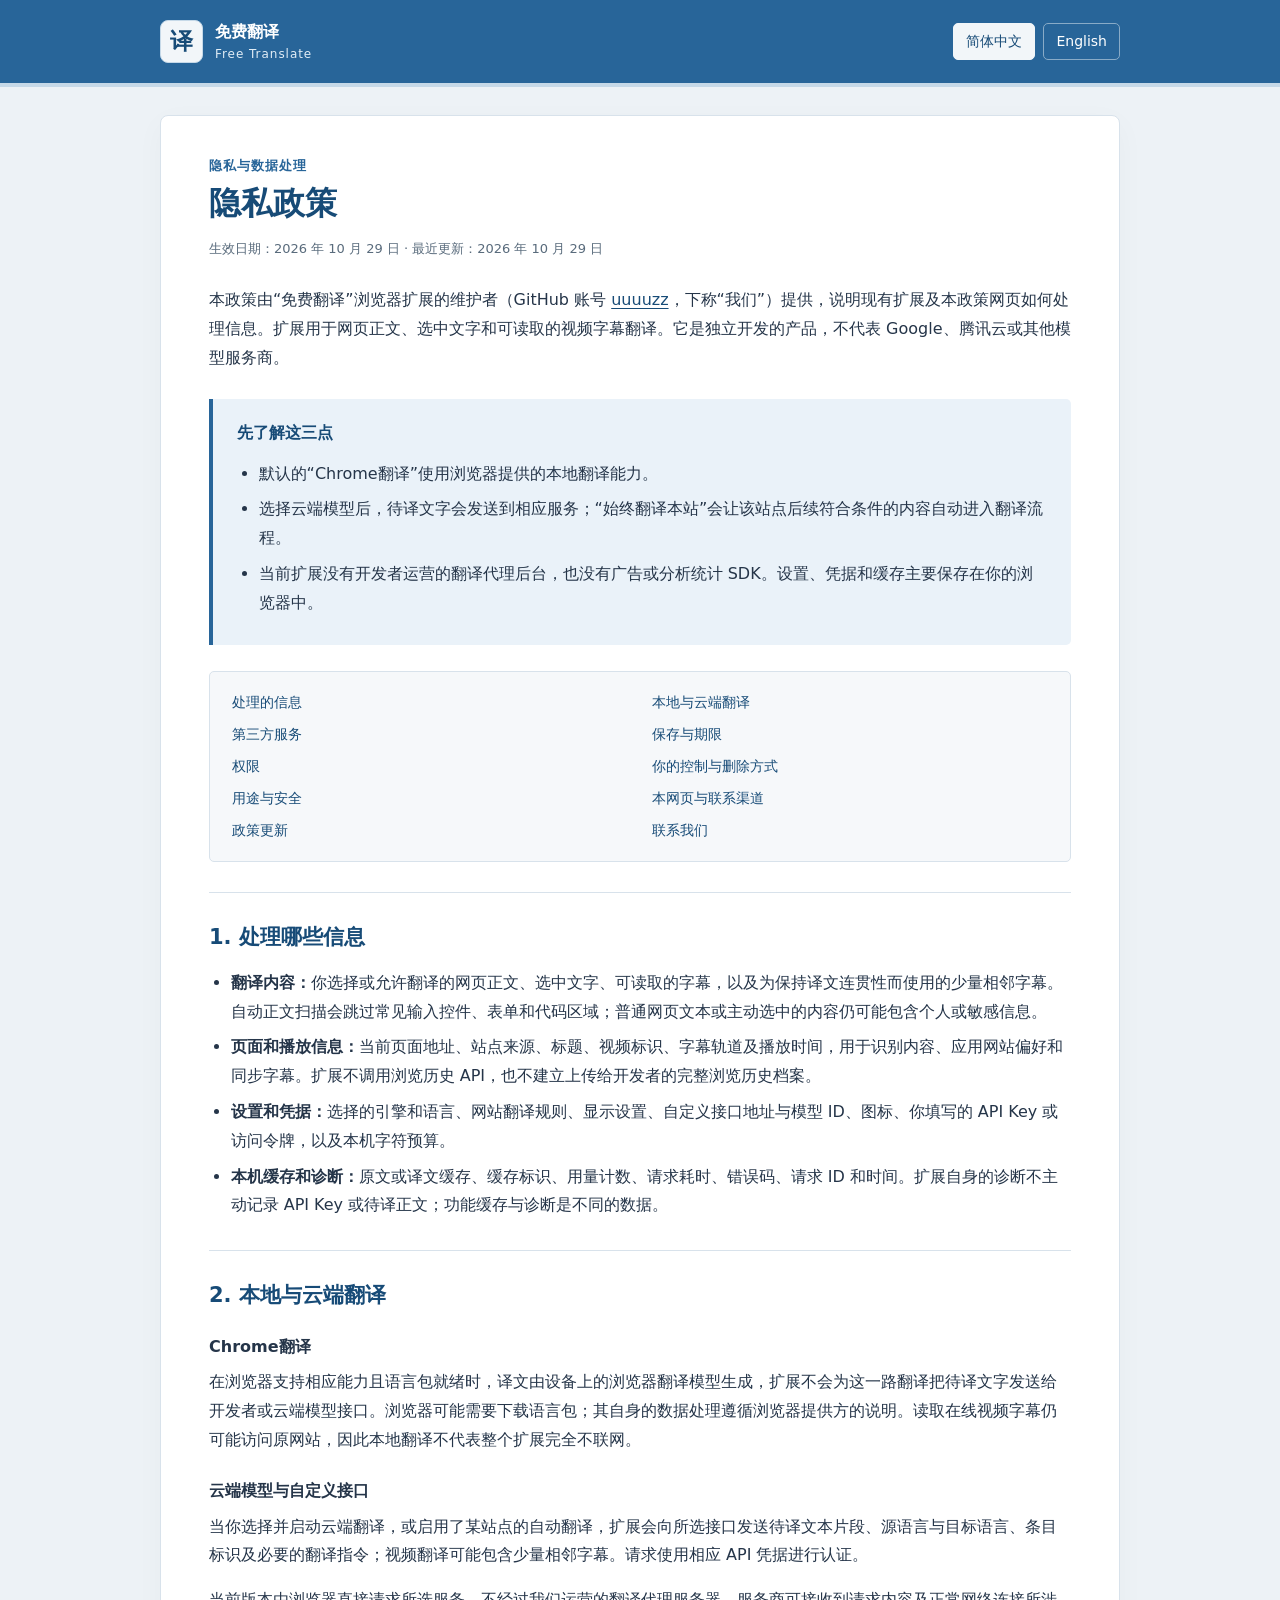
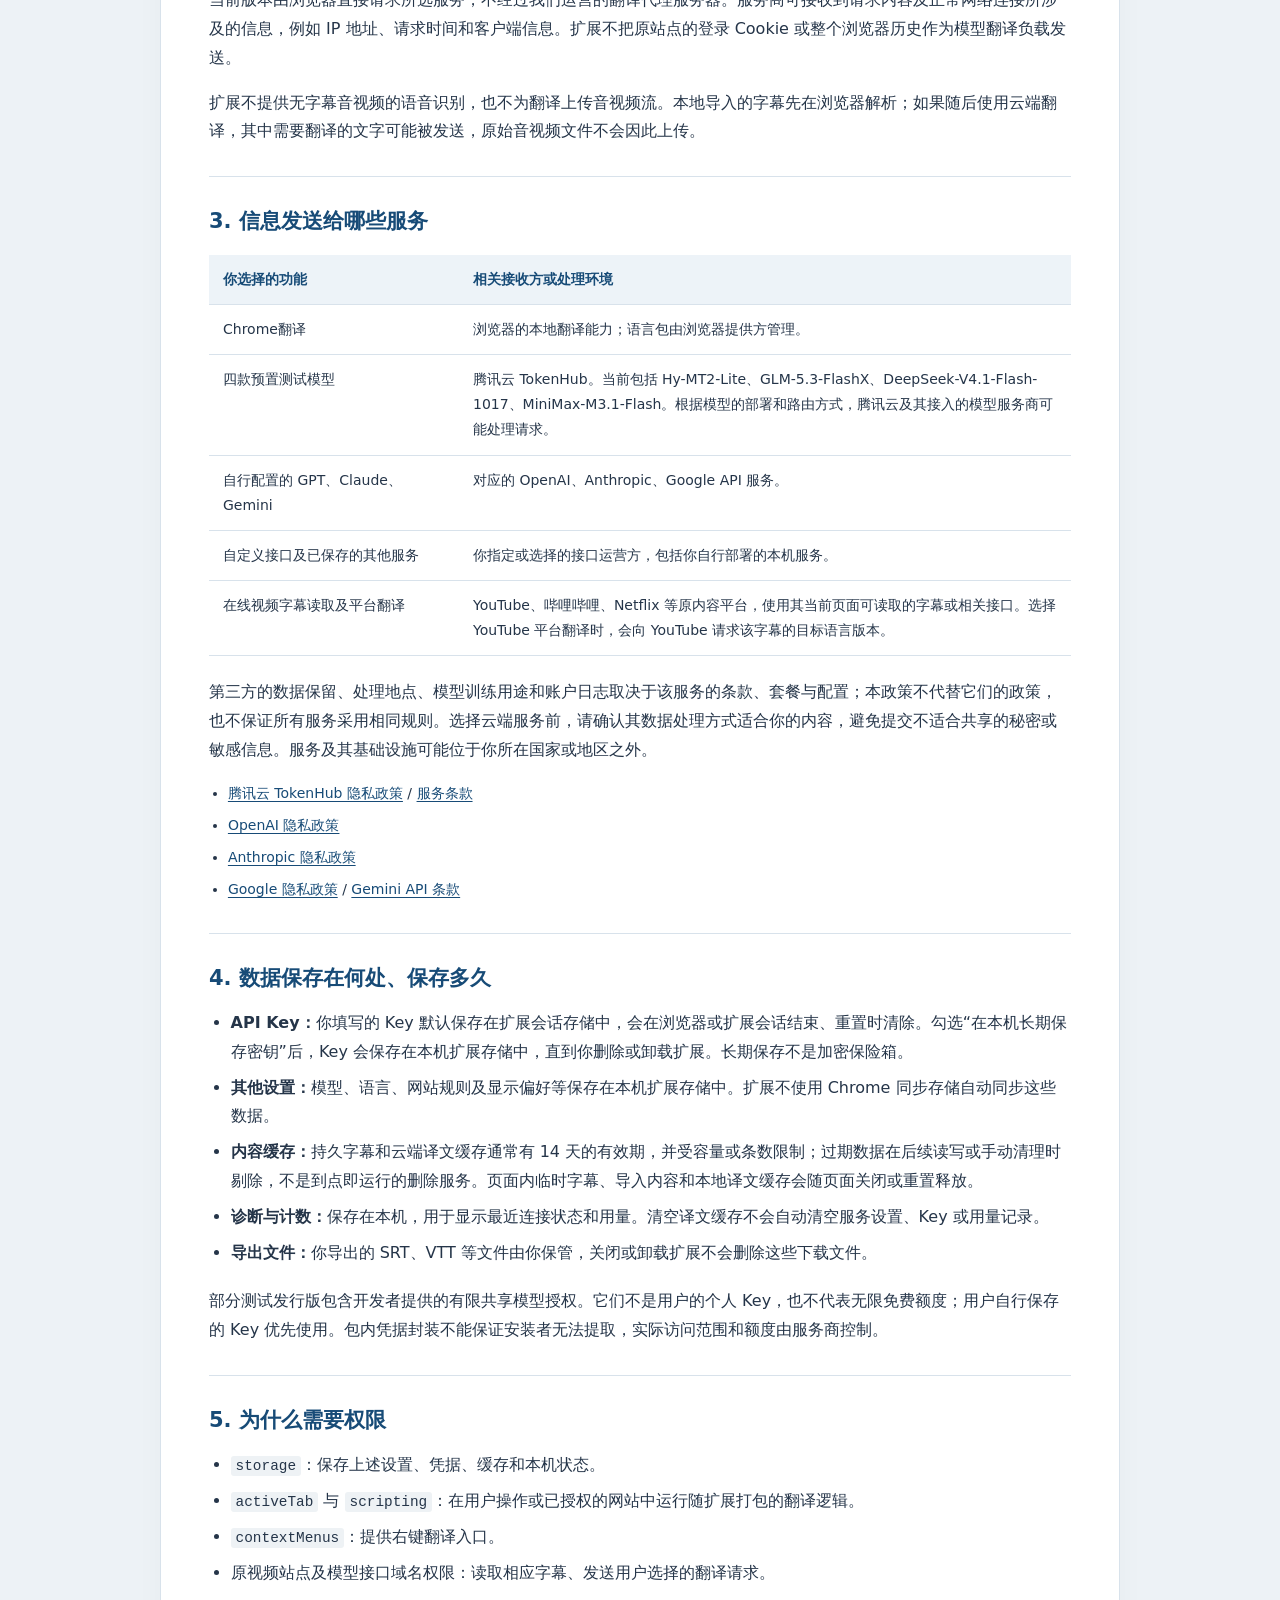
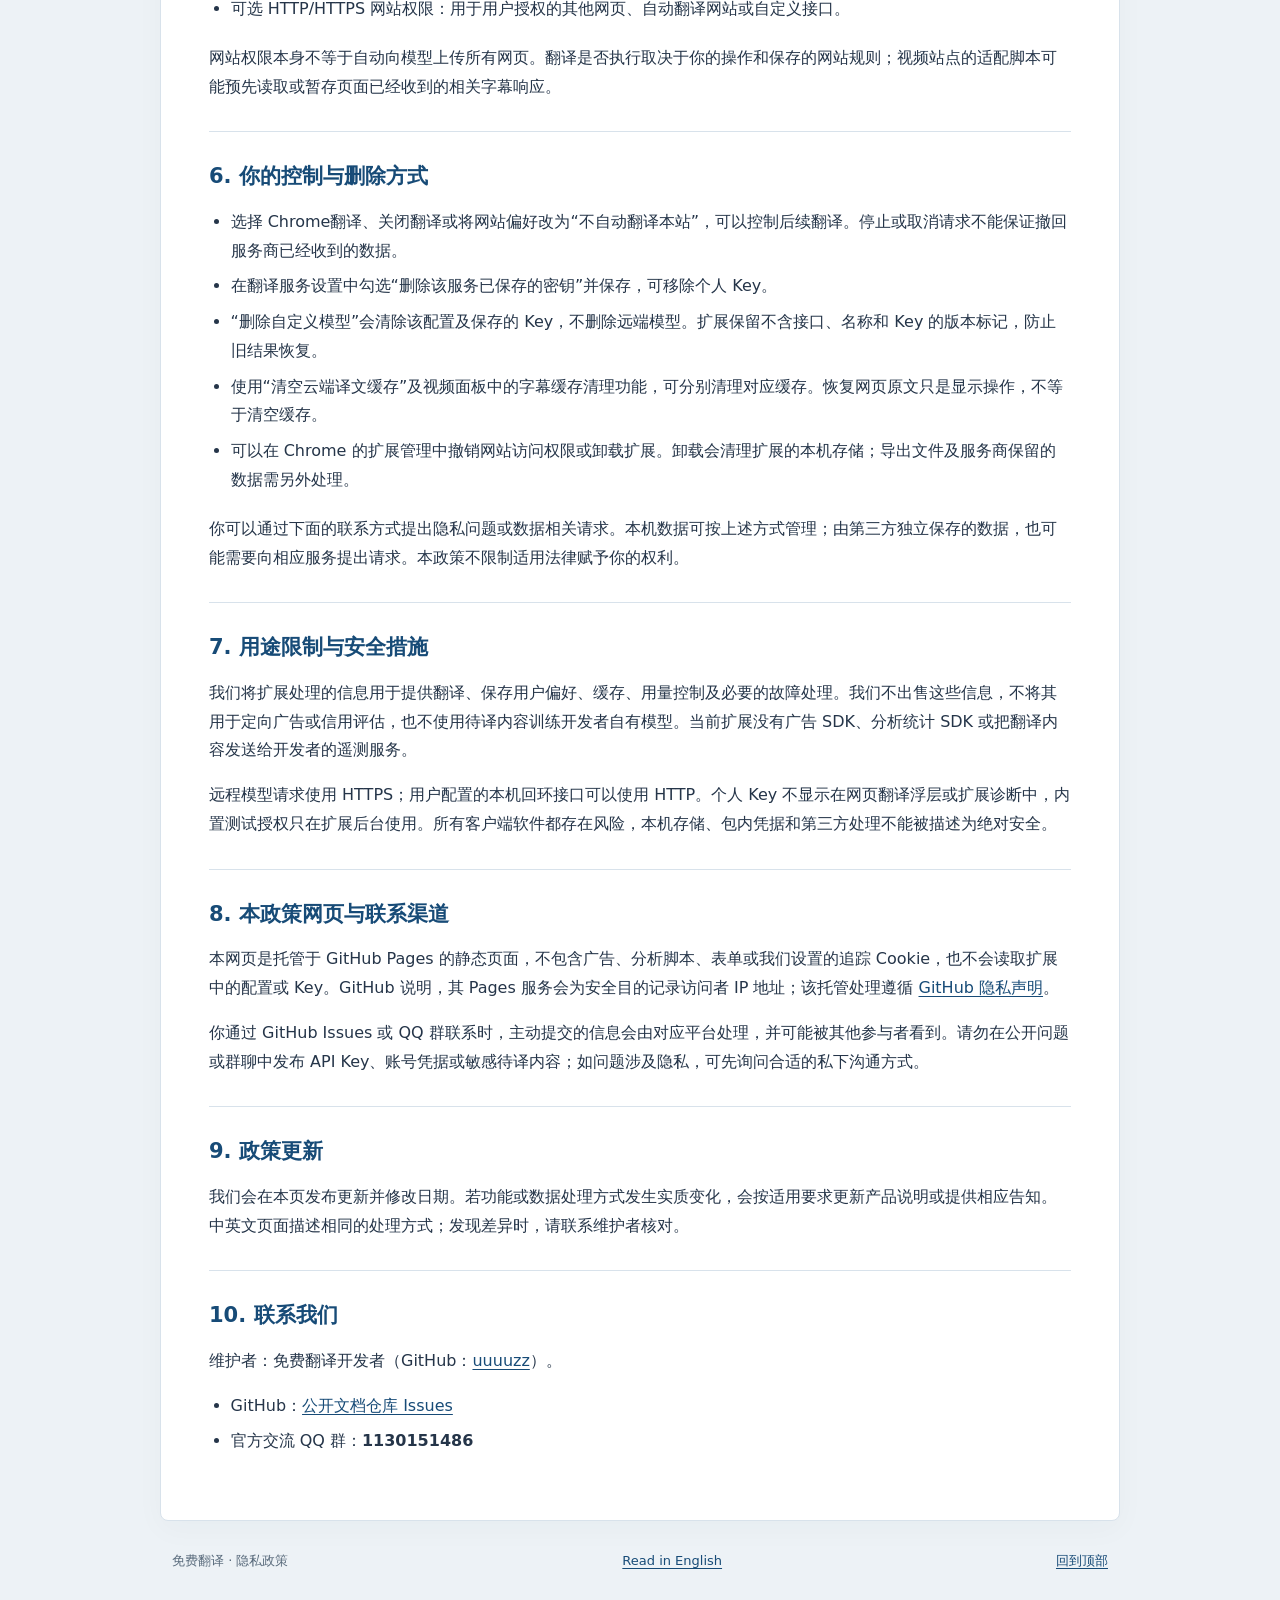
<file: index.html>
<!doctype html>
<html lang="zh-CN">
<head>
  <meta charset="utf-8">
  <meta name="viewport" content="width=device-width,initial-scale=1">
  <meta name="description" content="免费翻译浏览器扩展隐私政策：本地与云端翻译、API Key、本机缓存、权限和数据删除方式。">
  <meta name="referrer" content="no-referrer">
  <title>隐私政策 · 免费翻译</title>
  <link rel="canonical" href="https://uuuuzz.github.io/free-translate-docs/">
  <link rel="alternate" hreflang="en" href="https://uuuuzz.github.io/free-translate-docs/en.html">
  <link rel="stylesheet" href="styles.css">
</head>
<body>
  <a class="skip" href="#main">跳到正文</a>
  <header class="masthead"><div class="header-inner"><a class="brand" href="./"><span class="brand-mark" aria-hidden="true">译</span><span>免费翻译<small>Free Translate</small></span></a><nav class="languages" aria-label="页面语言"><a href="./" lang="zh-CN" aria-current="page">简体中文</a><a href="en.html" lang="en">English</a></nav></div></header>
  <main id="main">
    <p class="eyebrow">隐私与数据处理</p>
    <h1>隐私政策</h1>
    <p class="dates">生效日期：<time datetime="2026-10-29">2026 年 10 月 29 日</time><span aria-hidden="true"> · </span>最近更新：2026 年 10 月 29 日</p>
    <p>本政策由“免费翻译”浏览器扩展的维护者（GitHub 账号 <a href="https://github.com/uuuuzz" rel="noopener noreferrer">uuuuzz</a>，下称“我们”）提供，说明现有扩展及本政策网页如何处理信息。扩展用于网页正文、选中文字和可读取的视频字幕翻译。它是独立开发的产品，不代表 Google、腾讯云或其他模型服务商。</p>
    <aside class="summary" aria-label="主要说明"><strong>先了解这三点</strong><ul><li>默认的“Chrome翻译”使用浏览器提供的本地翻译能力。</li><li>选择云端模型后，待译文字会发送到相应服务；“始终翻译本站”会让该站点后续符合条件的内容自动进入翻译流程。</li><li>当前扩展没有开发者运营的翻译代理后台，也没有广告或分析统计 SDK。设置、凭据和缓存主要保存在你的浏览器中。</li></ul></aside>
    <nav class="toc" aria-label="政策目录"><a href="#information">处理的信息</a><a href="#translation">本地与云端翻译</a><a href="#providers">第三方服务</a><a href="#storage">保存与期限</a><a href="#permissions">权限</a><a href="#controls">你的控制与删除方式</a><a href="#use">用途与安全</a><a href="#website">本网页与联系渠道</a><a href="#updates">政策更新</a><a href="#contact">联系我们</a></nav>

    <section id="information"><h2>1. 处理哪些信息</h2>
      <ul><li><strong>翻译内容：</strong>你选择或允许翻译的网页正文、选中文字、可读取的字幕，以及为保持译文连贯性而使用的少量相邻字幕。自动正文扫描会跳过常见输入控件、表单和代码区域；普通网页文本或主动选中的内容仍可能包含个人或敏感信息。</li>
      <li><strong>页面和播放信息：</strong>当前页面地址、站点来源、标题、视频标识、字幕轨道及播放时间，用于识别内容、应用网站偏好和同步字幕。扩展不调用浏览历史 API，也不建立上传给开发者的完整浏览历史档案。</li>
      <li><strong>设置和凭据：</strong>选择的引擎和语言、网站翻译规则、显示设置、自定义接口地址与模型 ID、图标、你填写的 API Key 或访问令牌，以及本机字符预算。</li>
      <li><strong>本机缓存和诊断：</strong>原文或译文缓存、缓存标识、用量计数、请求耗时、错误码、请求 ID 和时间。扩展自身的诊断不主动记录 API Key 或待译正文；功能缓存与诊断是不同的数据。</li></ul>
    </section>

    <section id="translation"><h2>2. 本地与云端翻译</h2>
      <h3>Chrome翻译</h3><p>在浏览器支持相应能力且语言包就绪时，译文由设备上的浏览器翻译模型生成，扩展不会为这一路翻译把待译文字发送给开发者或云端模型接口。浏览器可能需要下载语言包；其自身的数据处理遵循浏览器提供方的说明。读取在线视频字幕仍可能访问原网站，因此本地翻译不代表整个扩展完全不联网。</p>
      <h3>云端模型与自定义接口</h3><p>当你选择并启动云端翻译，或启用了某站点的自动翻译，扩展会向所选接口发送待译文本片段、源语言与目标语言、条目标识及必要的翻译指令；视频翻译可能包含少量相邻字幕。请求使用相应 API 凭据进行认证。</p>
      <p>当前版本由浏览器直接请求所选服务，不经过我们运营的翻译代理服务器。服务商可接收到请求内容及正常网络连接所涉及的信息，例如 IP 地址、请求时间和客户端信息。扩展不把原站点的登录 Cookie 或整个浏览器历史作为模型翻译负载发送。</p>
      <p>扩展不提供无字幕音视频的语音识别，也不为翻译上传音视频流。本地导入的字幕先在浏览器解析；如果随后使用云端翻译，其中需要翻译的文字可能被发送，原始音视频文件不会因此上传。</p>
    </section>

    <section id="providers"><h2>3. 信息发送给哪些服务</h2>
      <div class="table-wrap"><table><thead><tr><th scope="col">你选择的功能</th><th scope="col">相关接收方或处理环境</th></tr></thead><tbody>
        <tr><td>Chrome翻译</td><td>浏览器的本地翻译能力；语言包由浏览器提供方管理。</td></tr>
        <tr><td>四款预置测试模型</td><td>腾讯云 TokenHub。当前包括 Hy-MT2-Lite、GLM-5.3-FlashX、DeepSeek-V4.1-Flash-1017、MiniMax-M3.1-Flash。根据模型的部署和路由方式，腾讯云及其接入的模型服务商可能处理请求。</td></tr>
        <tr><td>自行配置的 GPT、Claude、Gemini</td><td>对应的 OpenAI、Anthropic、Google API 服务。</td></tr>
        <tr><td>自定义接口及已保存的其他服务</td><td>你指定或选择的接口运营方，包括你自行部署的本机服务。</td></tr>
        <tr><td>在线视频字幕读取及平台翻译</td><td>YouTube、哔哩哔哩、Netflix 等原内容平台，使用其当前页面可读取的字幕或相关接口。选择 YouTube 平台翻译时，会向 YouTube 请求该字幕的目标语言版本。</td></tr>
      </tbody></table></div>
      <p>第三方的数据保留、处理地点、模型训练用途和账户日志取决于该服务的条款、套餐与配置；本政策不代替它们的政策，也不保证所有服务采用相同规则。选择云端服务前，请确认其数据处理方式适合你的内容，避免提交不适合共享的秘密或敏感信息。服务及其基础设施可能位于你所在国家或地区之外。</p>
      <ul class="resource-links"><li><a href="https://cloud.tencent.com/document/product/1823/130108" rel="noopener noreferrer">腾讯云 TokenHub 隐私政策</a> / <a href="https://cloud.tencent.com/document/product/301/129852" rel="noopener noreferrer">服务条款</a></li><li><a href="https://openai.com/policies/privacy-policy/" rel="noopener noreferrer">OpenAI 隐私政策</a></li><li><a href="https://www.anthropic.com/legal/privacy" rel="noopener noreferrer">Anthropic 隐私政策</a></li><li><a href="https://policies.google.com/privacy" rel="noopener noreferrer">Google 隐私政策</a> / <a href="https://ai.google.dev/gemini-api/terms" rel="noopener noreferrer">Gemini API 条款</a></li></ul>
    </section>

    <section id="storage"><h2>4. 数据保存在何处、保存多久</h2>
      <ul><li><strong>API Key：</strong>你填写的 Key 默认保存在扩展会话存储中，会在浏览器或扩展会话结束、重置时清除。勾选“在本机长期保存密钥”后，Key 会保存在本机扩展存储中，直到你删除或卸载扩展。长期保存不是加密保险箱。</li>
      <li><strong>其他设置：</strong>模型、语言、网站规则及显示偏好等保存在本机扩展存储中。扩展不使用 Chrome 同步存储自动同步这些数据。</li>
      <li><strong>内容缓存：</strong>持久字幕和云端译文缓存通常有 14 天的有效期，并受容量或条数限制；过期数据在后续读写或手动清理时剔除，不是到点即运行的删除服务。页面内临时字幕、导入内容和本地译文缓存会随页面关闭或重置释放。</li>
      <li><strong>诊断与计数：</strong>保存在本机，用于显示最近连接状态和用量。清空译文缓存不会自动清空服务设置、Key 或用量记录。</li>
      <li><strong>导出文件：</strong>你导出的 SRT、VTT 等文件由你保管，关闭或卸载扩展不会删除这些下载文件。</li></ul>
      <p>部分测试发行版包含开发者提供的有限共享模型授权。它们不是用户的个人 Key，也不代表无限免费额度；用户自行保存的 Key 优先使用。包内凭据封装不能保证安装者无法提取，实际访问范围和额度由服务商控制。</p>
    </section>

    <section id="permissions"><h2>5. 为什么需要权限</h2>
      <ul><li><code>storage</code>：保存上述设置、凭据、缓存和本机状态。</li><li><code>activeTab</code> 与 <code>scripting</code>：在用户操作或已授权的网站中运行随扩展打包的翻译逻辑。</li><li><code>contextMenus</code>：提供右键翻译入口。</li><li>原视频站点及模型接口域名权限：读取相应字幕、发送用户选择的翻译请求。</li><li>可选 HTTP/HTTPS 网站权限：用于用户授权的其他网页、自动翻译网站或自定义接口。</li></ul>
      <p>网站权限本身不等于自动向模型上传所有网页。翻译是否执行取决于你的操作和保存的网站规则；视频站点的适配脚本可能预先读取或暂存页面已经收到的相关字幕响应。</p>
    </section>

    <section id="controls"><h2>6. 你的控制与删除方式</h2>
      <ul><li>选择 Chrome翻译、关闭翻译或将网站偏好改为“不自动翻译本站”，可以控制后续翻译。停止或取消请求不能保证撤回服务商已经收到的数据。</li><li>在翻译服务设置中勾选“删除该服务已保存的密钥”并保存，可移除个人 Key。</li><li>“删除自定义模型”会清除该配置及保存的 Key，不删除远端模型。扩展保留不含接口、名称和 Key 的版本标记，防止旧结果恢复。</li><li>使用“清空云端译文缓存”及视频面板中的字幕缓存清理功能，可分别清理对应缓存。恢复网页原文只是显示操作，不等于清空缓存。</li><li>可以在 Chrome 的扩展管理中撤销网站访问权限或卸载扩展。卸载会清理扩展的本机存储；导出文件及服务商保留的数据需另外处理。</li></ul>
      <p>你可以通过下面的联系方式提出隐私问题或数据相关请求。本机数据可按上述方式管理；由第三方独立保存的数据，也可能需要向相应服务提出请求。本政策不限制适用法律赋予你的权利。</p>
    </section>

    <section id="use"><h2>7. 用途限制与安全措施</h2>
      <p>我们将扩展处理的信息用于提供翻译、保存用户偏好、缓存、用量控制及必要的故障处理。我们不出售这些信息，不将其用于定向广告或信用评估，也不使用待译内容训练开发者自有模型。当前扩展没有广告 SDK、分析统计 SDK 或把翻译内容发送给开发者的遥测服务。</p>
      <p>远程模型请求使用 HTTPS；用户配置的本机回环接口可以使用 HTTP。个人 Key 不显示在网页翻译浮层或扩展诊断中，内置测试授权只在扩展后台使用。所有客户端软件都存在风险，本机存储、包内凭据和第三方处理不能被描述为绝对安全。</p>
    </section>

    <section id="website"><h2>8. 本政策网页与联系渠道</h2>
      <p>本网页是托管于 GitHub Pages 的静态页面，不包含广告、分析脚本、表单或我们设置的追踪 Cookie，也不会读取扩展中的配置或 Key。GitHub 说明，其 Pages 服务会为安全目的记录访问者 IP 地址；该托管处理遵循 <a href="https://docs.github.com/en/site-policy/privacy-policies/github-general-privacy-statement" rel="noopener noreferrer">GitHub 隐私声明</a>。</p>
      <p>你通过 GitHub Issues 或 QQ 群联系时，主动提交的信息会由对应平台处理，并可能被其他参与者看到。请勿在公开问题或群聊中发布 API Key、账号凭据或敏感待译内容；如问题涉及隐私，可先询问合适的私下沟通方式。</p>
    </section>

    <section id="updates"><h2>9. 政策更新</h2><p>我们会在本页发布更新并修改日期。若功能或数据处理方式发生实质变化，会按适用要求更新产品说明或提供相应告知。中英文页面描述相同的处理方式；发现差异时，请联系维护者核对。</p></section>
    <section id="contact"><h2>10. 联系我们</h2><p>维护者：免费翻译开发者（GitHub：<a href="https://github.com/uuuuzz" rel="noopener noreferrer">uuuuzz</a>）。</p><ul><li>GitHub：<a href="https://github.com/uuuuzz/free-translate-docs/issues" rel="noopener noreferrer">公开文档仓库 Issues</a></li><li>官方交流 QQ 群：<strong>1130151486</strong></li></ul></section>
  </main>
  <footer class="site-footer"><span>免费翻译 · 隐私政策</span><a href="en.html" lang="en">Read in English</a><a href="#main">回到顶部</a></footer>
</body>
</html>
</file>
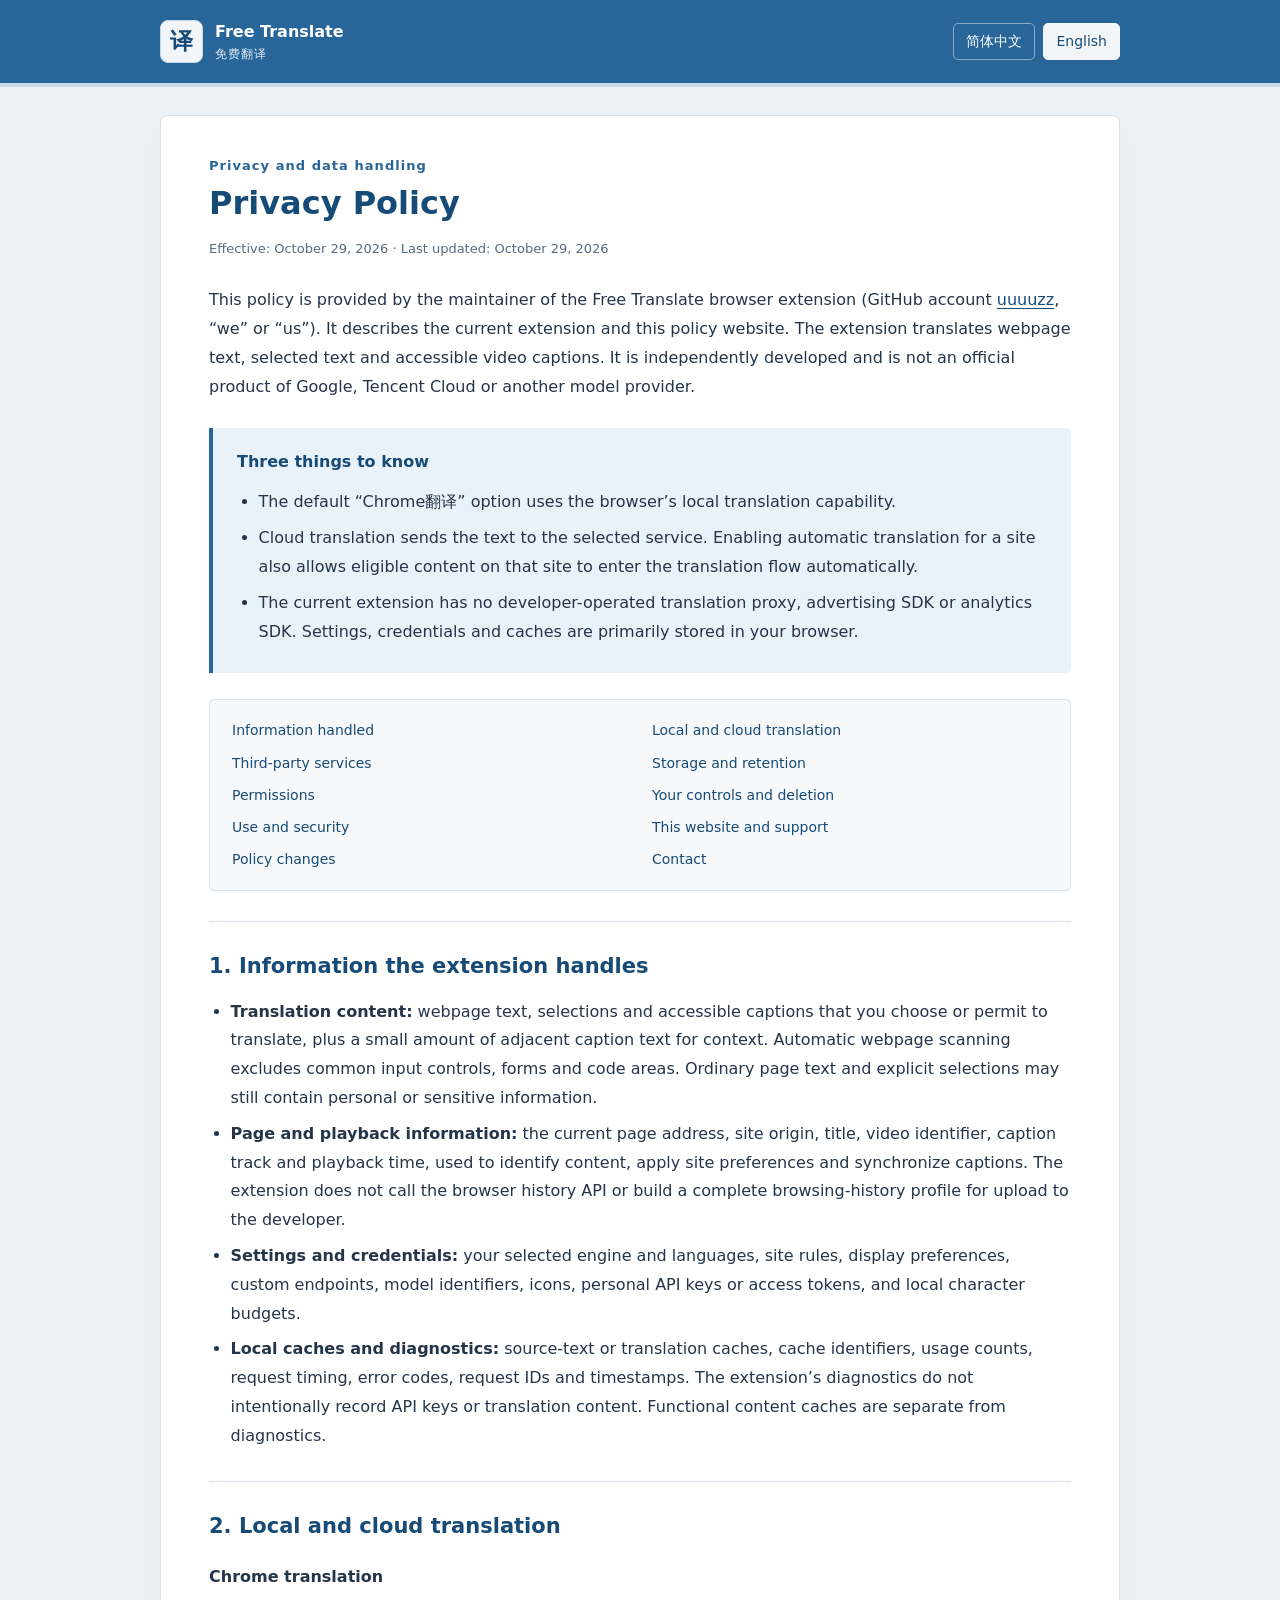
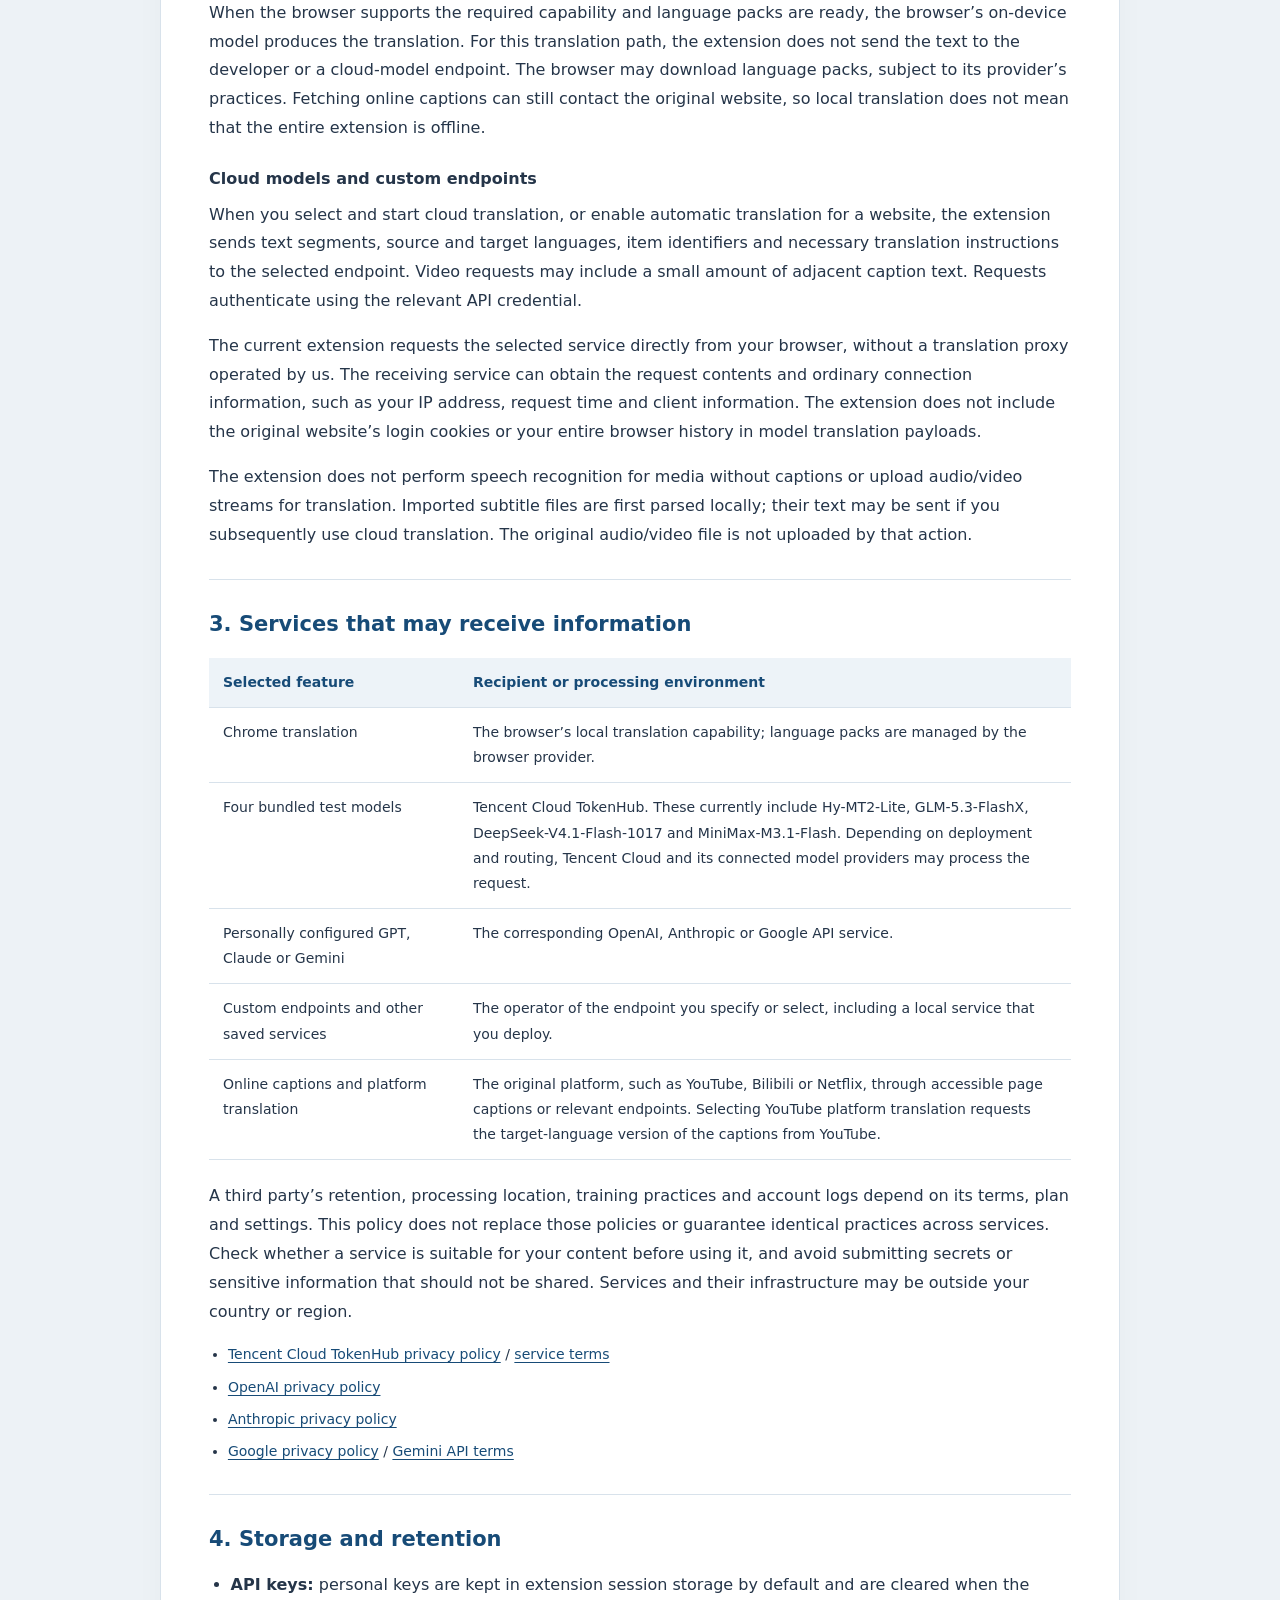
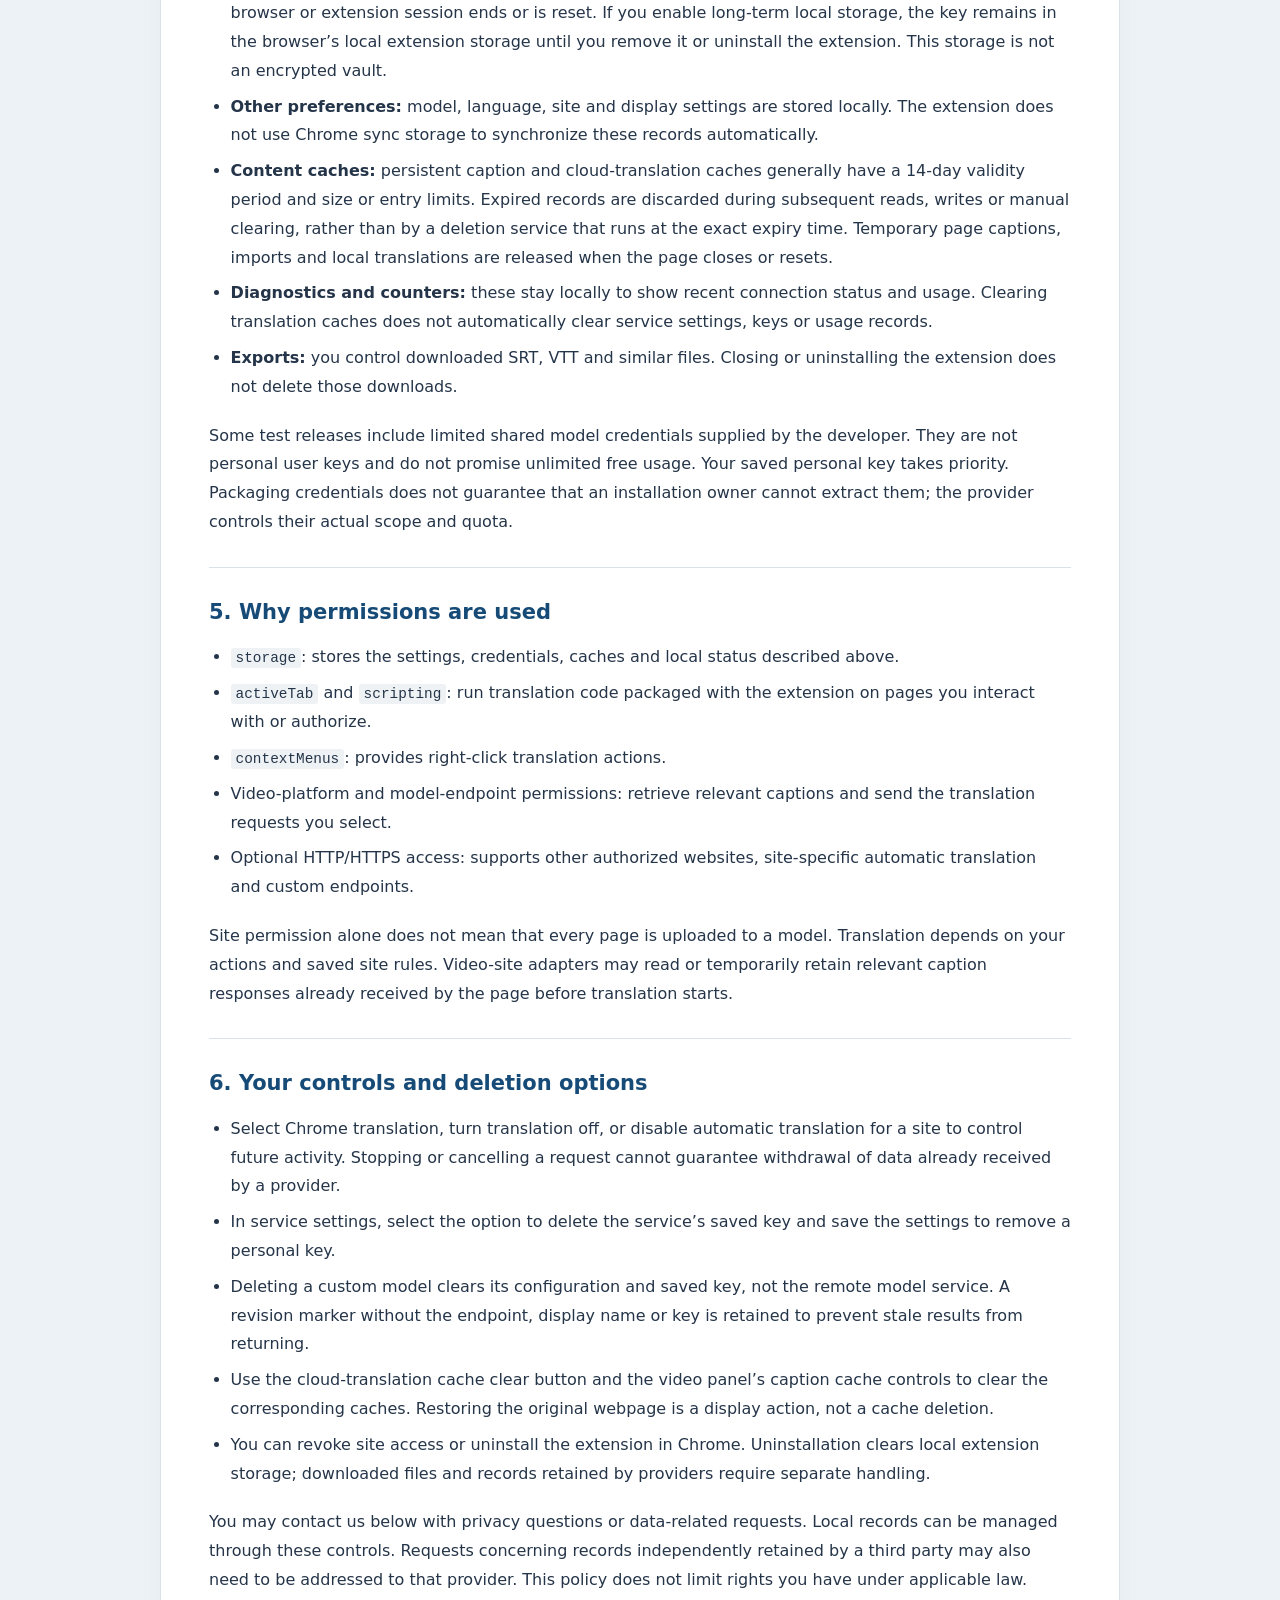
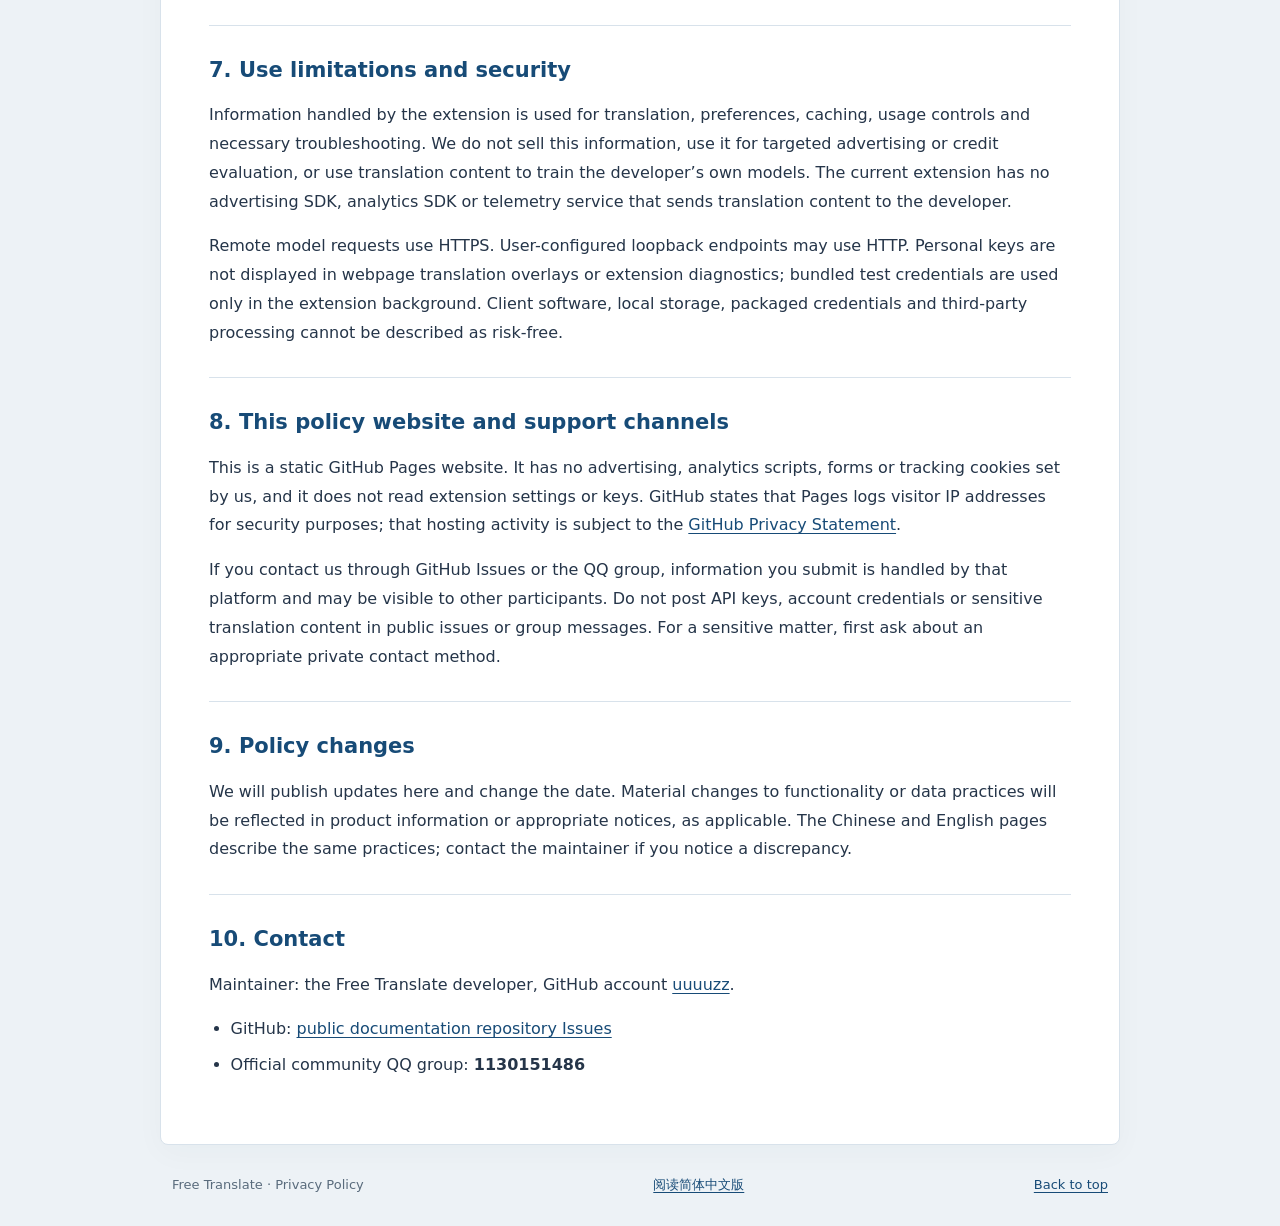
<file: en.html>
<!doctype html>
<html lang="en">
<head>
  <meta charset="utf-8">
  <meta name="viewport" content="width=device-width,initial-scale=1">
  <meta name="description" content="Privacy policy for Free Translate: local and cloud translation, API credentials, browser storage, permissions and deletion controls.">
  <meta name="referrer" content="no-referrer">
  <title>Privacy Policy · Free Translate</title>
  <link rel="canonical" href="https://uuuuzz.github.io/free-translate-docs/en.html">
  <link rel="alternate" hreflang="zh-CN" href="https://uuuuzz.github.io/free-translate-docs/">
  <link rel="stylesheet" href="styles.css">
</head>
<body>
  <a class="skip" href="#main">Skip to content</a>
  <header class="masthead"><div class="header-inner"><a class="brand" href="./"><span class="brand-mark" aria-hidden="true">译</span><span>Free Translate<small>免费翻译</small></span></a><nav class="languages" aria-label="Page language"><a href="./" lang="zh-CN">简体中文</a><a href="en.html" lang="en" aria-current="page">English</a></nav></div></header>
  <main id="main">
    <p class="eyebrow">Privacy and data handling</p>
    <h1>Privacy Policy</h1>
    <p class="dates">Effective: <time datetime="2026-10-29">October 29, 2026</time><span aria-hidden="true"> · </span>Last updated: October 29, 2026</p>
    <p>This policy is provided by the maintainer of the Free Translate browser extension (GitHub account <a href="https://github.com/uuuuzz" rel="noopener noreferrer">uuuuzz</a>, “we” or “us”). It describes the current extension and this policy website. The extension translates webpage text, selected text and accessible video captions. It is independently developed and is not an official product of Google, Tencent Cloud or another model provider.</p>
    <aside class="summary" aria-label="Key points"><strong>Three things to know</strong><ul><li>The default “Chrome翻译” option uses the browser’s local translation capability.</li><li>Cloud translation sends the text to the selected service. Enabling automatic translation for a site also allows eligible content on that site to enter the translation flow automatically.</li><li>The current extension has no developer-operated translation proxy, advertising SDK or analytics SDK. Settings, credentials and caches are primarily stored in your browser.</li></ul></aside>
    <nav class="toc" aria-label="Policy contents"><a href="#information">Information handled</a><a href="#translation">Local and cloud translation</a><a href="#providers">Third-party services</a><a href="#storage">Storage and retention</a><a href="#permissions">Permissions</a><a href="#controls">Your controls and deletion</a><a href="#use">Use and security</a><a href="#website">This website and support</a><a href="#updates">Policy changes</a><a href="#contact">Contact</a></nav>

    <section id="information"><h2>1. Information the extension handles</h2>
      <ul><li><strong>Translation content:</strong> webpage text, selections and accessible captions that you choose or permit to translate, plus a small amount of adjacent caption text for context. Automatic webpage scanning excludes common input controls, forms and code areas. Ordinary page text and explicit selections may still contain personal or sensitive information.</li>
      <li><strong>Page and playback information:</strong> the current page address, site origin, title, video identifier, caption track and playback time, used to identify content, apply site preferences and synchronize captions. The extension does not call the browser history API or build a complete browsing-history profile for upload to the developer.</li>
      <li><strong>Settings and credentials:</strong> your selected engine and languages, site rules, display preferences, custom endpoints, model identifiers, icons, personal API keys or access tokens, and local character budgets.</li>
      <li><strong>Local caches and diagnostics:</strong> source-text or translation caches, cache identifiers, usage counts, request timing, error codes, request IDs and timestamps. The extension’s diagnostics do not intentionally record API keys or translation content. Functional content caches are separate from diagnostics.</li></ul>
    </section>

    <section id="translation"><h2>2. Local and cloud translation</h2>
      <h3>Chrome translation</h3><p>When the browser supports the required capability and language packs are ready, the browser’s on-device model produces the translation. For this translation path, the extension does not send the text to the developer or a cloud-model endpoint. The browser may download language packs, subject to its provider’s practices. Fetching online captions can still contact the original website, so local translation does not mean that the entire extension is offline.</p>
      <h3>Cloud models and custom endpoints</h3><p>When you select and start cloud translation, or enable automatic translation for a website, the extension sends text segments, source and target languages, item identifiers and necessary translation instructions to the selected endpoint. Video requests may include a small amount of adjacent caption text. Requests authenticate using the relevant API credential.</p>
      <p>The current extension requests the selected service directly from your browser, without a translation proxy operated by us. The receiving service can obtain the request contents and ordinary connection information, such as your IP address, request time and client information. The extension does not include the original website’s login cookies or your entire browser history in model translation payloads.</p>
      <p>The extension does not perform speech recognition for media without captions or upload audio/video streams for translation. Imported subtitle files are first parsed locally; their text may be sent if you subsequently use cloud translation. The original audio/video file is not uploaded by that action.</p>
    </section>

    <section id="providers"><h2>3. Services that may receive information</h2>
      <div class="table-wrap"><table><thead><tr><th scope="col">Selected feature</th><th scope="col">Recipient or processing environment</th></tr></thead><tbody>
        <tr><td>Chrome translation</td><td>The browser’s local translation capability; language packs are managed by the browser provider.</td></tr>
        <tr><td>Four bundled test models</td><td>Tencent Cloud TokenHub. These currently include Hy-MT2-Lite, GLM-5.3-FlashX, DeepSeek-V4.1-Flash-1017 and MiniMax-M3.1-Flash. Depending on deployment and routing, Tencent Cloud and its connected model providers may process the request.</td></tr>
        <tr><td>Personally configured GPT, Claude or Gemini</td><td>The corresponding OpenAI, Anthropic or Google API service.</td></tr>
        <tr><td>Custom endpoints and other saved services</td><td>The operator of the endpoint you specify or select, including a local service that you deploy.</td></tr>
        <tr><td>Online captions and platform translation</td><td>The original platform, such as YouTube, Bilibili or Netflix, through accessible page captions or relevant endpoints. Selecting YouTube platform translation requests the target-language version of the captions from YouTube.</td></tr>
      </tbody></table></div>
      <p>A third party’s retention, processing location, training practices and account logs depend on its terms, plan and settings. This policy does not replace those policies or guarantee identical practices across services. Check whether a service is suitable for your content before using it, and avoid submitting secrets or sensitive information that should not be shared. Services and their infrastructure may be outside your country or region.</p>
      <ul class="resource-links"><li><a href="https://cloud.tencent.com/document/product/1823/130108" rel="noopener noreferrer">Tencent Cloud TokenHub privacy policy</a> / <a href="https://cloud.tencent.com/document/product/301/129852" rel="noopener noreferrer">service terms</a></li><li><a href="https://openai.com/policies/privacy-policy/" rel="noopener noreferrer">OpenAI privacy policy</a></li><li><a href="https://www.anthropic.com/legal/privacy" rel="noopener noreferrer">Anthropic privacy policy</a></li><li><a href="https://policies.google.com/privacy" rel="noopener noreferrer">Google privacy policy</a> / <a href="https://ai.google.dev/gemini-api/terms" rel="noopener noreferrer">Gemini API terms</a></li></ul>
    </section>

    <section id="storage"><h2>4. Storage and retention</h2>
      <ul><li><strong>API keys:</strong> personal keys are kept in extension session storage by default and are cleared when the browser or extension session ends or is reset. If you enable long-term local storage, the key remains in the browser’s local extension storage until you remove it or uninstall the extension. This storage is not an encrypted vault.</li>
      <li><strong>Other preferences:</strong> model, language, site and display settings are stored locally. The extension does not use Chrome sync storage to synchronize these records automatically.</li>
      <li><strong>Content caches:</strong> persistent caption and cloud-translation caches generally have a 14-day validity period and size or entry limits. Expired records are discarded during subsequent reads, writes or manual clearing, rather than by a deletion service that runs at the exact expiry time. Temporary page captions, imports and local translations are released when the page closes or resets.</li>
      <li><strong>Diagnostics and counters:</strong> these stay locally to show recent connection status and usage. Clearing translation caches does not automatically clear service settings, keys or usage records.</li>
      <li><strong>Exports:</strong> you control downloaded SRT, VTT and similar files. Closing or uninstalling the extension does not delete those downloads.</li></ul>
      <p>Some test releases include limited shared model credentials supplied by the developer. They are not personal user keys and do not promise unlimited free usage. Your saved personal key takes priority. Packaging credentials does not guarantee that an installation owner cannot extract them; the provider controls their actual scope and quota.</p>
    </section>

    <section id="permissions"><h2>5. Why permissions are used</h2>
      <ul><li><code>storage</code>: stores the settings, credentials, caches and local status described above.</li><li><code>activeTab</code> and <code>scripting</code>: run translation code packaged with the extension on pages you interact with or authorize.</li><li><code>contextMenus</code>: provides right-click translation actions.</li><li>Video-platform and model-endpoint permissions: retrieve relevant captions and send the translation requests you select.</li><li>Optional HTTP/HTTPS access: supports other authorized websites, site-specific automatic translation and custom endpoints.</li></ul>
      <p>Site permission alone does not mean that every page is uploaded to a model. Translation depends on your actions and saved site rules. Video-site adapters may read or temporarily retain relevant caption responses already received by the page before translation starts.</p>
    </section>

    <section id="controls"><h2>6. Your controls and deletion options</h2>
      <ul><li>Select Chrome translation, turn translation off, or disable automatic translation for a site to control future activity. Stopping or cancelling a request cannot guarantee withdrawal of data already received by a provider.</li><li>In service settings, select the option to delete the service’s saved key and save the settings to remove a personal key.</li><li>Deleting a custom model clears its configuration and saved key, not the remote model service. A revision marker without the endpoint, display name or key is retained to prevent stale results from returning.</li><li>Use the cloud-translation cache clear button and the video panel’s caption cache controls to clear the corresponding caches. Restoring the original webpage is a display action, not a cache deletion.</li><li>You can revoke site access or uninstall the extension in Chrome. Uninstallation clears local extension storage; downloaded files and records retained by providers require separate handling.</li></ul>
      <p>You may contact us below with privacy questions or data-related requests. Local records can be managed through these controls. Requests concerning records independently retained by a third party may also need to be addressed to that provider. This policy does not limit rights you have under applicable law.</p>
    </section>

    <section id="use"><h2>7. Use limitations and security</h2>
      <p>Information handled by the extension is used for translation, preferences, caching, usage controls and necessary troubleshooting. We do not sell this information, use it for targeted advertising or credit evaluation, or use translation content to train the developer’s own models. The current extension has no advertising SDK, analytics SDK or telemetry service that sends translation content to the developer.</p>
      <p>Remote model requests use HTTPS. User-configured loopback endpoints may use HTTP. Personal keys are not displayed in webpage translation overlays or extension diagnostics; bundled test credentials are used only in the extension background. Client software, local storage, packaged credentials and third-party processing cannot be described as risk-free.</p>
    </section>

    <section id="website"><h2>8. This policy website and support channels</h2>
      <p>This is a static GitHub Pages website. It has no advertising, analytics scripts, forms or tracking cookies set by us, and it does not read extension settings or keys. GitHub states that Pages logs visitor IP addresses for security purposes; that hosting activity is subject to the <a href="https://docs.github.com/en/site-policy/privacy-policies/github-general-privacy-statement" rel="noopener noreferrer">GitHub Privacy Statement</a>.</p>
      <p>If you contact us through GitHub Issues or the QQ group, information you submit is handled by that platform and may be visible to other participants. Do not post API keys, account credentials or sensitive translation content in public issues or group messages. For a sensitive matter, first ask about an appropriate private contact method.</p>
    </section>

    <section id="updates"><h2>9. Policy changes</h2><p>We will publish updates here and change the date. Material changes to functionality or data practices will be reflected in product information or appropriate notices, as applicable. The Chinese and English pages describe the same practices; contact the maintainer if you notice a discrepancy.</p></section>
    <section id="contact"><h2>10. Contact</h2><p>Maintainer: the Free Translate developer, GitHub account <a href="https://github.com/uuuuzz" rel="noopener noreferrer">uuuuzz</a>.</p><ul><li>GitHub: <a href="https://github.com/uuuuzz/free-translate-docs/issues" rel="noopener noreferrer">public documentation repository Issues</a></li><li>Official community QQ group: <strong>1130151486</strong></li></ul></section>
  </main>
  <footer class="site-footer"><span>Free Translate · Privacy Policy</span><a href="./" lang="zh-CN">阅读简体中文版</a><a href="#main">Back to top</a></footer>
</body>
</html>
</file>
<file: styles.css>
:root{color-scheme:light;--blue:#286599;--deep:#174b77;--ink:#253549;--muted:#596b7c;--line:#d8e2eb;--paper:#fff;--ground:#edf2f6}
*{box-sizing:border-box}html{scroll-behavior:smooth;scroll-padding-top:24px}body{margin:0;background:var(--ground);color:var(--ink);font:16px/1.8 system-ui,-apple-system,"Segoe UI","Microsoft YaHei",sans-serif;overflow-wrap:anywhere}a{color:var(--deep);text-underline-offset:3px}a:hover{text-decoration-thickness:2px}a:focus-visible{outline:3px solid #c44bab;outline-offset:4px}.skip{position:absolute;left:12px;top:8px;z-index:2;padding:8px 14px;background:#fff;transform:translateY(-180%)}.skip:focus{transform:none}
.masthead{background:var(--blue);color:#fff;border-bottom:4px solid #c6d9e8}.header-inner{max-width:1024px;margin:auto;padding:20px 32px;display:flex;align-items:center;justify-content:space-between;gap:24px;flex-wrap:wrap}.brand{display:flex;align-items:center;gap:12px;color:#fff;text-decoration:none;font-weight:700;line-height:1.25}.brand small{display:block;margin-top:5px;color:#e1edf6;font-size:12px;font-weight:400;letter-spacing:.08em}.brand-mark{display:grid;place-items:center;width:43px;height:43px;background:#f2f6f9;color:var(--deep);border:1px solid #c6d9e8;border-radius:8px;font-size:23px}.languages{display:flex;gap:8px;flex-wrap:wrap}.languages a{color:#fff;padding:5px 12px;border:1px solid #89abc7;border-radius:5px;text-decoration:none;font-size:14px}.languages a[aria-current=page]{background:#f2f6f9;color:var(--deep);border-color:#f2f6f9}
main{max-width:960px;margin:28px auto;padding:38px 48px 44px;background:var(--paper);border:1px solid var(--line);border-radius:8px;box-shadow:0 8px 30px #18354c08}.eyebrow{margin:0 0 6px;color:var(--blue);font-size:13px;font-weight:650;letter-spacing:.08em}h1{margin:0;font-size:32px;line-height:1.3;color:var(--deep)}.dates{color:var(--muted);font-size:13px;margin:12px 0 26px}h2{color:var(--deep);font-size:21px;line-height:1.4;margin:0 0 16px}h3{font-size:16px;margin:22px 0 7px}p{margin:0 0 16px}li{margin:7px 0}ul{padding-left:1.35em;margin:12px 0 20px}section{padding-top:30px;margin-top:30px;border-top:1px solid var(--line)}.summary{margin:26px 0;padding:20px 24px;background:#eaf2f9;border-left:4px solid var(--blue);border-radius:0 5px 5px 0}.summary strong{color:var(--deep)}.summary ul{margin-bottom:0}.toc{display:grid;grid-template-columns:repeat(2,minmax(0,1fr));gap:7px 24px;margin:26px 0 12px;padding:18px 22px;background:#f6f8fa;border:1px solid var(--line);border-radius:5px;font-size:14px}.toc a{text-decoration:none}.toc a:hover{text-decoration:underline}
.table-wrap{width:100%;overflow-x:auto;margin:18px 0 22px}table{width:100%;border-collapse:collapse;table-layout:fixed;font-size:14px;text-align:left}th,td{padding:12px 14px;border-bottom:1px solid var(--line);vertical-align:top}th{background:#edf3f8;color:var(--deep);font-weight:650}th:first-child{width:29%}code{font-family:ui-monospace,Consolas,monospace;font-size:.9em;background:#eef2f5;padding:2px 5px;border-radius:3px}.resource-links{font-size:14px}.site-footer{max-width:960px;margin:0 auto 30px;display:flex;align-items:center;justify-content:space-between;gap:12px;flex-wrap:wrap;padding:0 12px;color:var(--muted);font-size:13px}
@media(max-width:700px){.header-inner{padding:18px 20px;gap:16px}main{margin:16px 12px;padding:26px 22px;border-radius:6px}h1{font-size:28px}h2{font-size:20px}.summary{padding:16px 18px}.toc{padding:16px;gap:9px 18px}.site-footer{margin:0 12px 24px}th,td{padding:10px}th:first-child{width:34%}}
@media(max-width:440px){body{font-size:15px}.toc{grid-template-columns:1fr}.dates span{display:block;height:3px;overflow:hidden;color:transparent}.header-inner{padding:16px}.languages a{padding:6px 10px}main{padding:24px 18px}.summary{padding:14px}.table-wrap{font-size:13px}}
@media(prefers-reduced-motion:reduce){html{scroll-behavior:auto}}@media print{body{background:#fff;color:#000}.masthead,.toc,.site-footer,.skip{display:none}main{margin:0;max-width:none;padding:0;border:0;box-shadow:none}section{break-inside:avoid}a{color:inherit}h1,h2{color:#000}}
</file>
